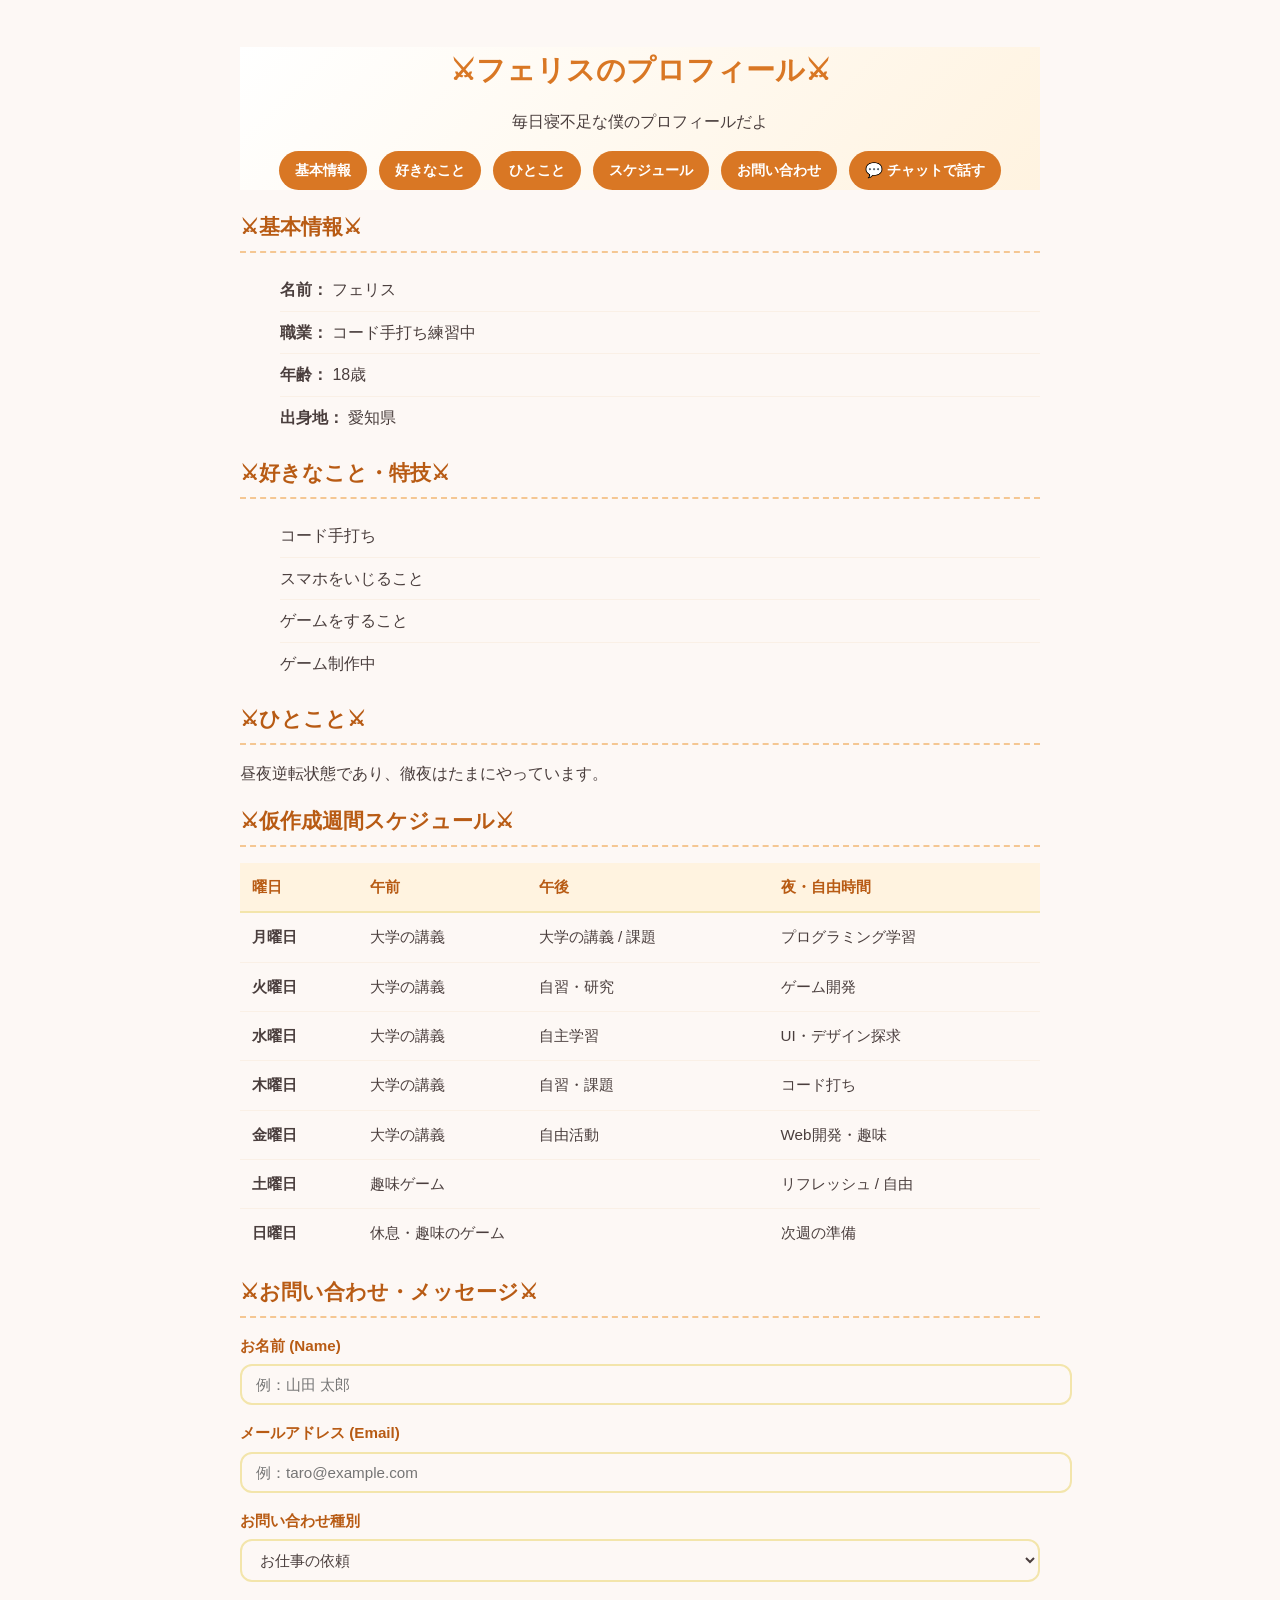
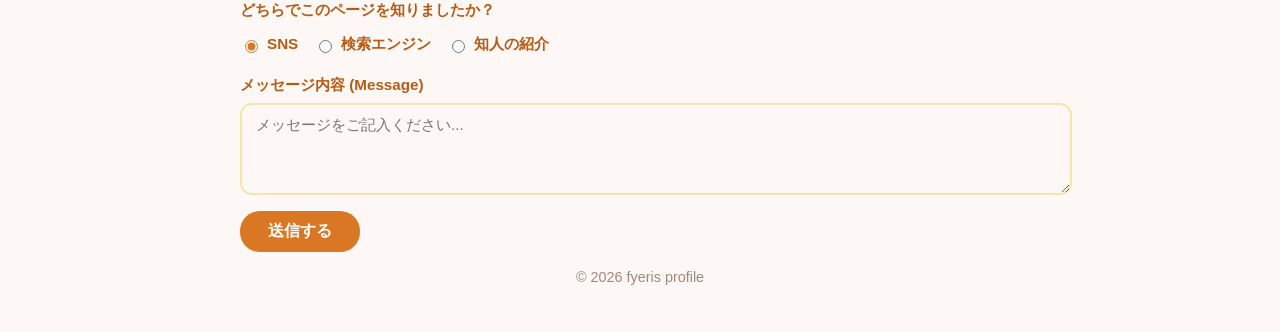
<file: index.html>
<!DOCTYPE html>
<html lang="ja">
<head>
  <meta charset="UTF-8">
  <meta name="viewport" content="width=device-width, initial-scale=1.0">
  <title>フェリスの自己紹介</title>
  <link rel="stylesheet" href="css/style.css">
</head>
<body>

  <!-- ヘッダー（上の箱） -->
  <header class="box header-box">
    <h1>⚔フェリスのプロフィール⚔</h1>
    <p>毎日寝不足な僕のプロフィールだよ</p>
    
    <!-- 項目ボタン（ナビゲーション） -->
    <nav class="nav-buttons">
      <a href="#profile" class="nav-btn">基本情報</a>
      <a href="#hobby" class="nav-btn">好きなこと</a>
      <a href="#message" class="nav-btn">ひとこと</a>
      <a href="#schedule" class="nav-btn">スケジュール</a>
      <a href="#contact" class="nav-btn">お問い合わせ</a>
      <a href="chat.html" class="nav-btn">💬 チャットで話す</a>
    </nav>
  </header>

  <!-- メインエリア -->
  <main class="container">
    
    <!-- 基本情報（箱1） -->
    <section id="profile" class="box profile-box">
      <h2>⚔基本情報⚔</h2>
      <ul>
        <li><strong>名前：</strong> フェリス</li>
        <li><strong>職業：</strong> コード手打ち練習中</li>
        <li><strong>年齢：</strong> 18歳</li>
        <li><strong>出身地：</strong> 愛知県</li>
      </ul>
    </section>

    <!-- 好きなもの・特技（箱2） -->
    <section id="hobby" class="box hobby-box">
      <h2>⚔好きなこと・特技⚔</h2>
      <ul>
        <li>コード手打ち</li>
        <li>スマホをいじること</li>
        <li>ゲームをすること</li>
        <li>ゲーム制作中</li>
      </ul>
    </section>

    <!-- 一言メッセージ（箱3） -->
    <section id="message" class="box message-box">
      <h2>⚔ひとこと⚔</h2>
      <p>昼夜逆転状態であり、徹夜はたまにやっています。</p>
    </section>

    <!-- スケジュール表セクション（箱4） -->
    <section id="schedule" class="box schedule-box">
      <h2>⚔仮作成週間スケジュール⚔</h2>
      <div class="table-wrapper">
        <table class="schedule-table">
          <thead>
            <tr>
              <th>曜日</th>
              <th>午前</th>
              <th>午後</th>
              <th>夜・自由時間</th>
            </tr>
          </thead>
          <tbody>
            <tr>
              <td><strong>月曜日</strong></td>
              <td>大学の講義</td>
              <td>大学の講義 / 課題</td>
              <td>プログラミング学習</td>
            </tr>
            <tr>
              <td><strong>火曜日</strong></td>
              <td>大学の講義</td>
              <td>自習・研究</td>
              <td>ゲーム開発</td>
            </tr>
            <tr>
              <td><strong>水曜日</strong></td>
              <td>大学の講義</td>
              <td>自主学習</td>
              <td>UI・デザイン探求</td>
            </tr>
            <tr>
              <td><strong>木曜日</strong></td>
              <td>大学の講義</td>
              <td>自習・課題</td>
              <td>コード打ち</td>
            </tr>
            <tr>
              <td><strong>金曜日</strong></td>
              <td>大学の講義</td>
              <td>自由活動</td>
              <td>Web開発・趣味</td>
            </tr>
            <tr>
              <td><strong>土曜日</strong></td>
              <td colspan="2">趣味ゲーム</td>
              <td>リフレッシュ / 自由</td>
            </tr>
            <tr>
              <td><strong>日曜日</strong></td>
              <td colspan="2">休息・趣味のゲーム</td>
              <td>次週の準備</td>
            </tr>
          </tbody>
        </table>
      </div>
    </section>

    <!-- お問い合わせセクション（箱5） -->
    <section id="contact" class="box contact-box">
      <h2>⚔お問い合わせ・メッセージ⚔</h2>
      
      <form id="contact-form" class="contact-form">
        <div class="form-group">
          <label for="nameInput">お名前 (Name)</label>
          <input type="text" id="nameInput" required placeholder="例：山田 太郎" class="form-input">
        </div>

        <div class="form-group">
          <label for="emailInput">メールアドレス (Email)</label>
          <input type="email" id="emailInput" required placeholder="例：taro@example.com" class="form-input">
        </div>

        <div class="form-group">
          <label for="topicSelect">お問い合わせ種別</label>
          <select id="topicSelect" class="form-input">
            <option value="work">お仕事の依頼</option>
            <option value="chat">技術的な情報交換</option>
            <option value="other">その他</option>
          </select>
        </div>

        <div class="form-group">
          <span class="form-label">どちらでこのページを知りましたか？</span>
          <div class="radio-group">
            <label class="radio-label">
              <input type="radio" name="source" value="sns" checked> SNS
            </label>
            <label class="radio-label">
              <input type="radio" name="source" value="search"> 検索エンジン
            </label>
            <label class="radio-label">
              <input type="radio" name="source" value="friend"> 知人の紹介
            </label>
          </div>
        </div>

        <div class="form-group">
          <label for="messageTextarea">メッセージ内容 (Message)</label>
          <textarea id="messageTextarea" rows="4" required placeholder="メッセージをご記入ください..." class="form-input"></textarea>
        </div>

        <div>
          <button type="submit" class="nav-btn submit-btn">送信する</button>
        </div>
      </form>
      
      <div id="successMessage" class="success-message hidden">
        メッセージが正常に送信されました！ご対応ありがとうございます。
      </div>
    </section>

  </main>

  <!-- フッター（下の箱） -->
  <footer class="box footer-box">
    <p>&copy; 2026 fyeris profile</p>
  </footer>

  <script src="script.js"></script>
</body>
</html>
</file>
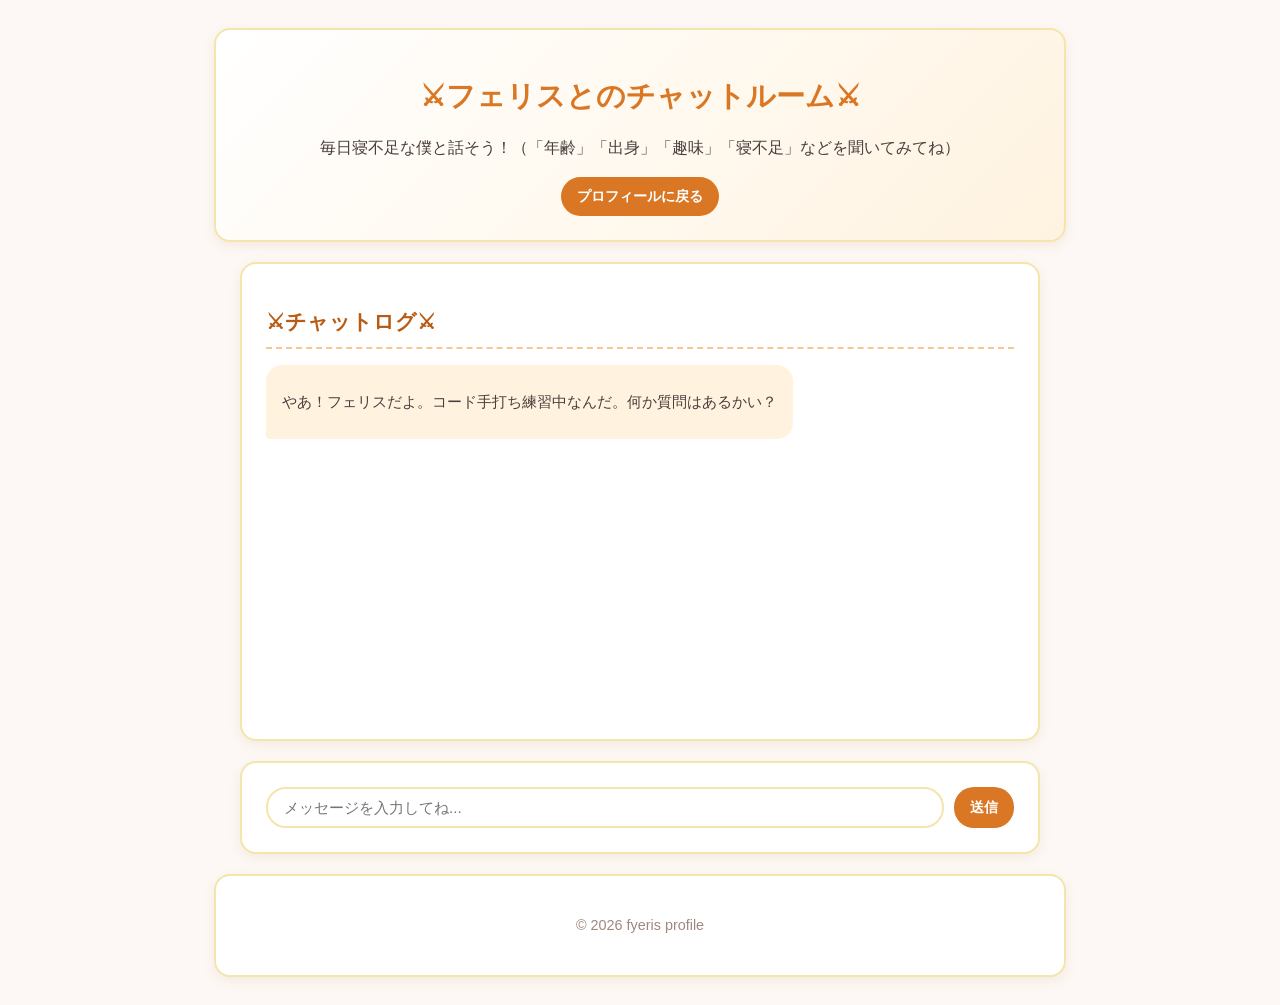
<file: chat.html>
<!DOCTYPE html>
<html lang="ja">
<head>
  <meta charset="UTF-8">
  <meta name="viewport" content="width=device-width, initial-scale=1.0">
  <title>フェリスとチャット！</title>
  <link rel="stylesheet" href="css/chat.css">
</head>
<body>

  <!-- ヘッダー（上の箱） -->
  <header class="box header-box">
    <h1>⚔フェリスとのチャットルーム⚔</h1>
    <p>毎日寝不足な僕と話そう！（「年齢」「出身」「趣味」「寝不足」などを聞いてみてね）</p>
    <nav class="nav-buttons">
      <a href="index.html" class="nav-btn">プロフィールに戻る</a>
    </nav>
  </header>

  <!-- メインエリア -->
  <main class="container">
    
    <!-- チャットのメッセージが表示されるエリア -->
    <section class="box chat-box">
      <h2>⚔チャットログ⚔</h2>
      
      <div id="message-list" class="message-list">
        <div class="chat-message ai-message">
          <p>やあ！フェリスだよ。コード手打ち練習中なんだ。何か質問はあるかい？</p>
        </div>
      </div>
    </section>

    <!-- メッセージ入力エリア -->
    <section class="box input-box">
      <form id="chat-form" class="chat-form">
        <input type="text" id="chat-input" placeholder="メッセージを入力してね..." class="chat-input" autocomplete="off">
        <button type="submit" class="nav-btn">送信</button>
      </form>
    </section>

  </main>

  <!-- フッター（下の箱） -->
  <footer class="box footer-box">
    <p>&copy; 2026 fyeris profile</p>
  </footer>

  <script src="script.js"></script>
</body>
</html>
</file>
<file: css/style.css>
/* 全体のリセットと背景設定 */

・{
box-sizing: border-box;
margin: 0;
padding: 0;
}

/* ページ内ジャンプをなめらかにする設定 */
html {
scroll-behavior: smooth;
}

body {
font-family: "Helvetica Neue", Arial, "ヒラギノ角ゴ Pro W3", "Hiragino Kaku Gothic Pro", メイリオ, Meiryo, sans-serif;
line-height: 1.6;
color: #4a3e3d;
background-color: #fdf8f5; /* あたたかみのあるクリーム色 */
padding: 20px;
}

/* 共通の「箱（カード）」デザイン /
.box {
background-color: #ffffff;
border-radius: 16px;
padding: 24px;
box-shadow: 0 4px 12px rgba(210, 180, 140, 0.2);
margin-bottom: 20px;
border: 2px solid #f3e5ab; / やわらかい黄色系枠線 */


/* レイアウト全体を囲むコンテナ */
.container {
max-width: 800px;
margin: 0 auto;
}

/* 各セクションの見出し */
h1 {
font-size: 1.8rem;
color: #d97724;
margin-bottom: 8px;
}

h2 {
font-size: 1.3rem;
color: #b85b14;
border-bottom: 2px dashed #f5c793;
padding-bottom: 8px;
margin-bottom: 16px;
}

/* ナビゲーションボタンのエリア */
.nav-buttons {
display: flex;
justify-content: center;
gap: 12px;
margin-top: 16px;
flex-wrap: wrap;
}

/* ボタンのデザイン */
.nav-btn {
display: inline-block;
padding: 8px 16px;
background-color: #d97724;
color: #ffffff;
text-decoration: none;
border: none;
border-radius: 20px;
font-size: 0.9rem;
font-weight: bold;
cursor: pointer;
transition: background-color 0.2s, transform 0.1s;
}

/* ボタンホバー時 */
.nav-btn:hover {
background-color: #b85b14;
transform: translateY(-2px);
}

/* リスト・テキストのスタイル */
ul {
list-style: none;
}

li {
padding: 8px 0;
border-bottom: 1px solid #faf0e6;
}

li:last-child {
border-bottom: none;
}

/* ヘッダーとフッターの個別調整 */
.header-box {
max-width: 800px;
margin: 0 auto 20px auto;
text-align: center;
background: linear-gradient(135deg, #ffffff 0%, #fff3e0 100%);
}

.footer-box {
max-width: 800px;
margin: 0 auto;
text-align: center;
font-size: 0.9rem;
color: #a0887e;
}

/* --- スケジュール表スタイル --- */
.table-wrapper {
overflow-x: auto;
}

.schedule-table {
width: 100%;
border-collapse: collapse;
text-align: left;
font-size: 0.95rem;
}

.schedule-table th {
background-color: #fff3e0;
color: #b85b14;
padding: 12px;
border-bottom: 2px solid #f3e5ab;
white-space: nowrap;
}

.schedule-table td {
padding: 12px;
border-bottom: 1px solid #faf0e6;
}

.schedule-table tr:last-child td {
border-bottom: none;
}

.schedule-table tbody tr:hover {
background-color: #fdf8f5;
}

/* --- お問い合わせフォームスタイル --- */
.contact-form {
display: flex;
flex-direction: column;
gap: 16px;
}

.form-group {
display: flex;
flex-direction: column;
gap: 6px;
}

.form-group label,
.form-label {
font-weight: bold;
font-size: 0.95rem;
color: #b85b14;
}

.form-input {
width: 100%;
padding: 10px 14px;
border: 2px solid #f3e5ab;
border-radius: 12px;
font-size: 0.95rem;
font-family: inherit;
color: #4a3e3d;
background-color: #fdf8f5;
outline: none;
transition: border-color 0.2s, background-color 0.2s;
}

.form-input:focus {
border-color: #d97724;
background-color: #ffffff;
}

.radio-group {
display: flex;
flex-wrap: wrap;
gap: 16px;
padding-top: 4px;
}

.radio-label {
display: flex;
align-items: center;
gap: 6px;
font-weight: normal;
color: #4a3e3d;
cursor: pointer;
}

.radio-label input[type="radio"] {
accent-color: #d97724;
}

.submit-btn {
padding: 10px 28px;
font-size: 1rem;
}

.success-message {
margin-top: 16px;
padding: 12px 16px;
background-color: #fff3e0;
border: 2px solid #f5c793;
color: #b85b14;
border-radius: 12px;
font-weight: bold;
font-size: 0.95rem;
}

.hidden {
display: none;
}
</file>
<file: css/chat.css>
/* 全体のリセットと背景設定 */

・{
box-sizing: border-box;
margin: 0;
padding: 0;
}

body {
font-family: "Helvetica Neue", Arial, "ヒラギノ角ゴ Pro W3", "Hiragino Kaku Gothic Pro", メイリオ, Meiryo, sans-serif;
line-height: 1.6;
color: #4a3e3d;
background-color: #fdf8f5;
padding: 20px;
}

/* 共通の「箱（カード）」デザイン */
.box {
background-color: #ffffff;
border-radius: 16px;
padding: 24px;
box-shadow: 0 4px 12px rgba(210, 180, 140, 0.2);
margin-bottom: 20px;
border: 2px solid #f3e5ab;
}

.container {
max-width: 800px;
margin: 0 auto;
}

h1 {
font-size: 1.8rem;
color: #d97724;
margin-bottom: 8px;
}

h2 {
font-size: 1.3rem;
color: #b85b14;
border-bottom: 2px dashed #f5c793;
padding-bottom: 8px;
margin-bottom: 16px;
}

/* ボタンのデザイン */
.nav-buttons {
display: flex;
justify-content: center;
gap: 12px;
margin-top: 16px;
flex-wrap: wrap;
}

.nav-btn {
display: inline-block;
padding: 8px 16px;
background-color: #d97724;
color: #ffffff;
text-decoration: none;
border: none;
border-radius: 20px;
font-size: 0.9rem;
font-weight: bold;
cursor: pointer;
transition: background-color 0.2s, transform 0.1s;
}

.nav-btn:hover {
background-color: #b85b14;
transform: translateY(-2px);
}

/* ヘッダーとフッター */
.header-box {
max-width: 800px;
margin: 0 auto 20px auto;
text-align: center;
background: linear-gradient(135deg, #ffffff 0%, #fff3e0 100%);
}

.footer-box {
max-width: 800px;
margin: 0 auto;
text-align: center;
font-size: 0.9rem;
color: #a0887e;
}

/* --- チャット専用スタイル --- */
.message-list {
display: flex;
flex-direction: column;
gap: 12px;
height: 350px;
overflow-y: auto;
padding-right: 8px;
}

.chat-message {
max-width: 75%;
padding: 10px 16px;
border-radius: 16px;
font-size: 0.95rem;
word-wrap: break-word;
animation: fadeIn 0.25s ease;
}

@keyframes fadeIn {
from { opacity: 0; transform: translateY(6px); }
to { opacity: 1; transform: translateY(0); }
}

.ai-message {
background-color: #fff3e0;
align-self: flex-start;
border-bottom-left-radius: 4px;
}

.user-message {
background-color: #d97724;
color: #ffffff;
align-self: flex-end;
border-bottom-right-radius: 4px;
}

.chat-form {
display: flex;
gap: 10px;
}

.chat-input {
flex: 1;
padding: 10px 16px;
border: 2px solid #f3e5ab;
border-radius: 20px;
outline: none;
font-size: 0.95rem;
}

.chat-input:focus {
border-color: #d97724;
}
</file>
